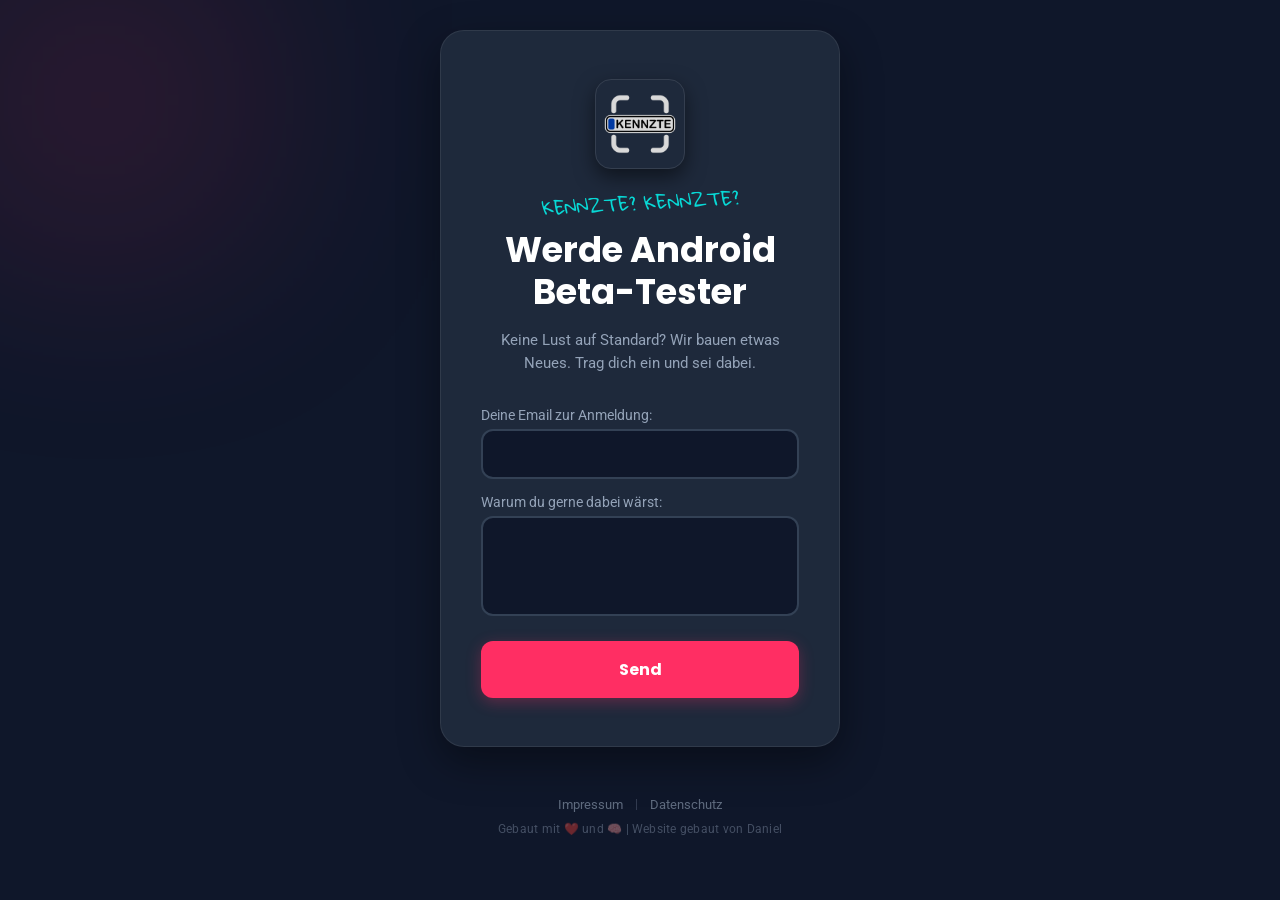
<file: index.html>
<!DOCTYPE html>
<html lang="de">
<head>
    <meta charset="UTF-8">
    <meta name="viewport" content="width=device-width, initial-scale=1.0, maximum-scale=5.0">
    <meta name="color-scheme" content="dark">
    <title>Beta Anmeldung - KENNZTE App</title>
    <link rel="stylesheet" href="style.css">
    <link rel="icon" type="image/png" href="assets/app-icon-clean.png" sizes="128x128">
    <link rel="apple-touch-icon" href="assets/app-icon-clean.png">
    <link rel="shortcut icon" href="assets/app-icon-clean.png">
</head>
<body>
<main class="landing-card">
    <img src="assets/app-icon-clean.png" alt="App Icon" class="app-icon">
    <span class="badge">KENNZTE? KENNZTE?</span>
    <h1>Werde Android Beta-Tester</h1>
    <p>Keine Lust auf Standard? Wir bauen etwas Neues. Trag dich ein und sei dabei.</p>

    <form
            action="https://formspree.io/f/xdawjdea"
            method="POST"
    >
        <label>
            Deine Email zur Anmeldung:
            <input type="email" name="email">
        </label>
        <label>
            Warum du gerne dabei wärst:
            <textarea name="message"></textarea>
        </label>
        <button type="submit">Send</button>
    </form>

    <div id="message" class="success-area hidden">
        Geil! Du bist auf der Liste. 🚀
    </div>
</main>
<footer>
    <div class="footer-links">
        <a href="/imprint">Impressum</a>
        <span class="footer-divider">|</span>
        <a href="/privacy">Datenschutz</a>
    </div>
    <p class="footer-text">Gebaut mit       ❤️     und    🧠   | Website gebaut von Daniel</p>
</footer>
<script src="script.js"></script>
</body>
</html>
</file>
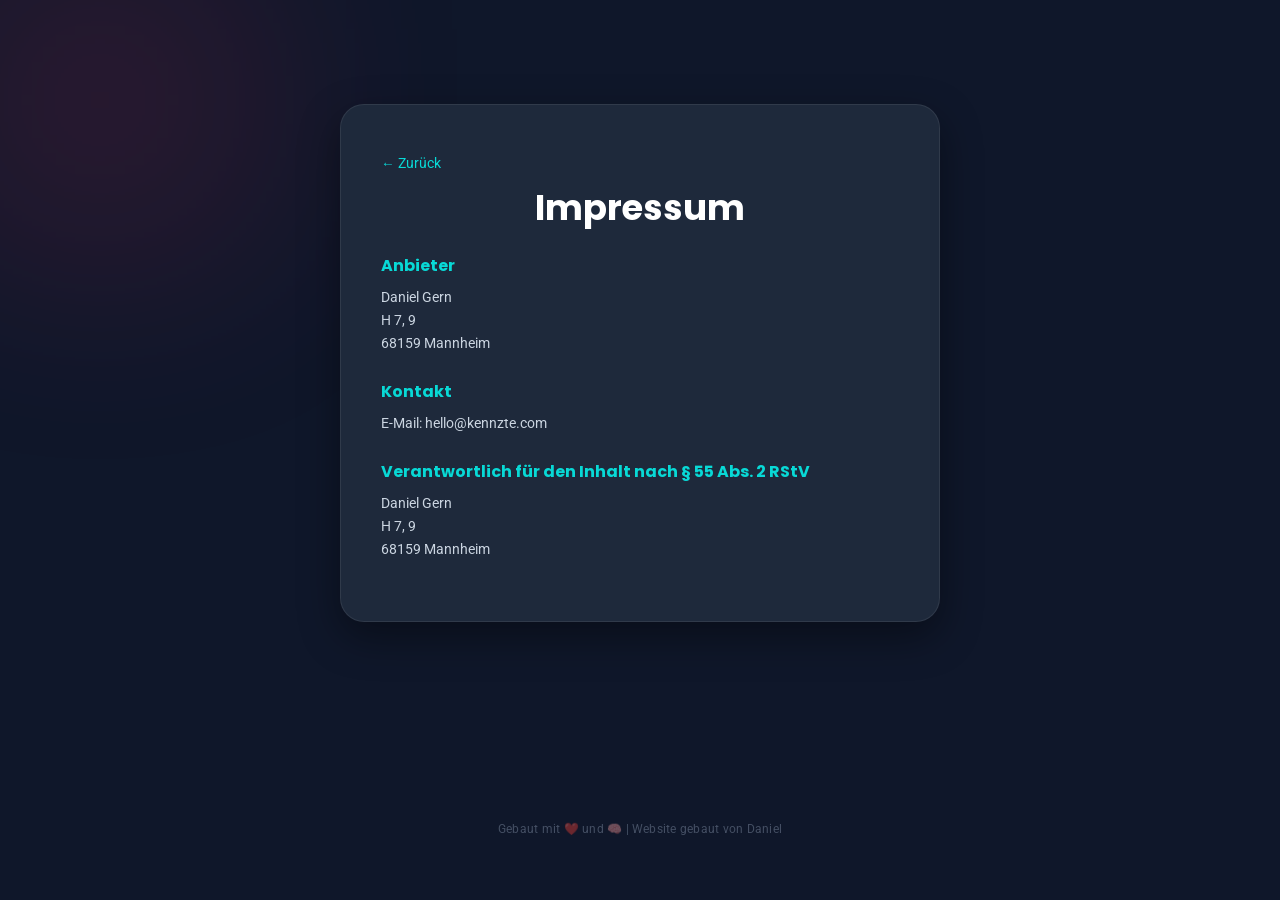
<file: imprint/index.html>
<!DOCTYPE html>
<html lang="de">
<head>
    <meta charset="UTF-8">
    <meta name="viewport" content="width=device-width, initial-scale=1.0, maximum-scale=5.0">
    <meta name="color-scheme" content="dark">
    <title>Impressum - KENNZTE</title>
    <link rel="stylesheet" href="../style.css">
    <link rel="icon" type="image/png" href="../assets/app-icon-clean.png" sizes="128x128">
    <link rel="apple-touch-icon" href="../assets/app-icon-clean.png">
    <link rel="shortcut icon" href="../assets/app-icon-clean.png">
</head>
<body>
<main class="landing-card legal-card">
    <a href="/" class="back-link">&larr; Zurück</a>
    <h1>Impressum</h1>

    <div class="legal-content">
        <h2>Anbieter</h2>
        <p>
            Daniel Gern<br>
            H 7, 9<br>
            68159 Mannheim
        </p>

        <h2>Kontakt</h2>
        <p>
            E-Mail: hello@kennzte.com
        </p>

        <h2>Verantwortlich für den Inhalt nach § 55 Abs. 2 RStV</h2>
        <p>
            Daniel Gern<br>
            H 7, 9<br>
            68159 Mannheim
        </p>
    </div>
</main>
<footer>
    <p class="footer-text">Gebaut mit       ❤️     und    🧠   | Website gebaut von Daniel</p>
</footer>
</body>
</html>
</file>
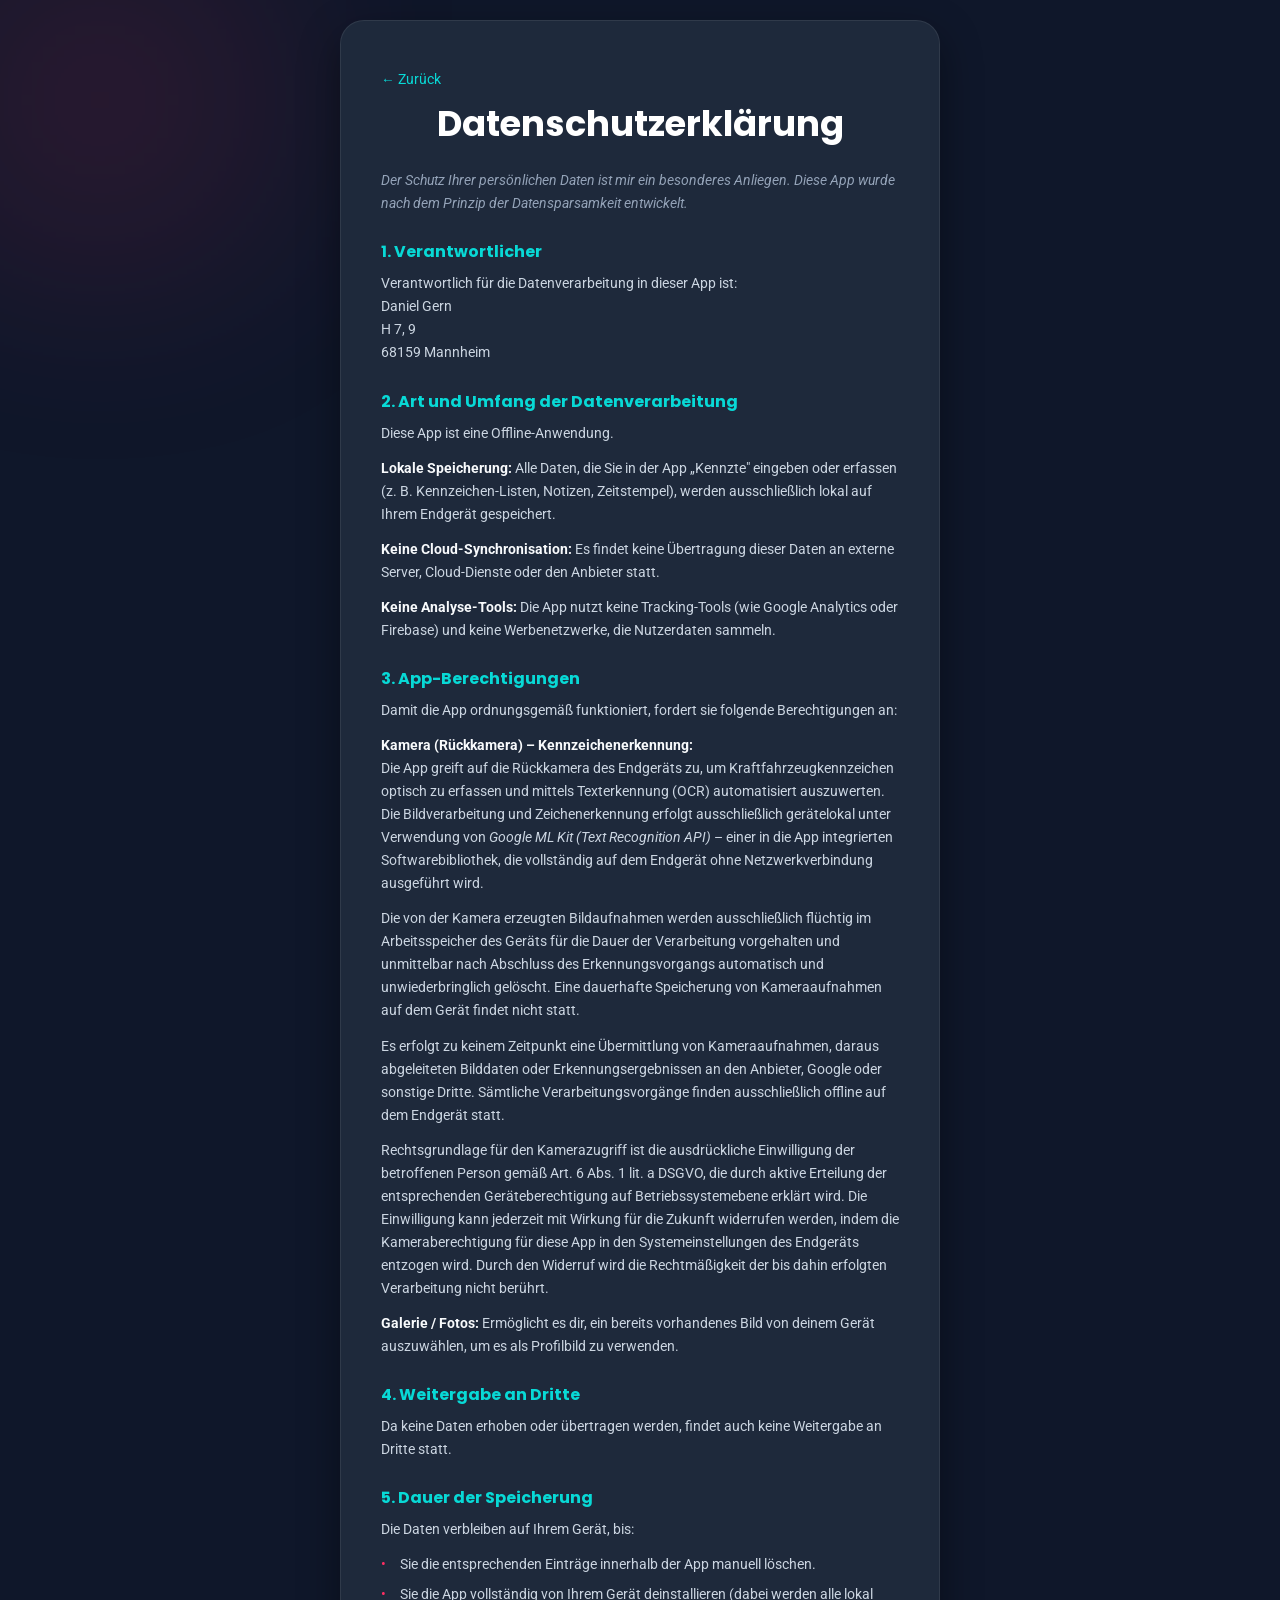
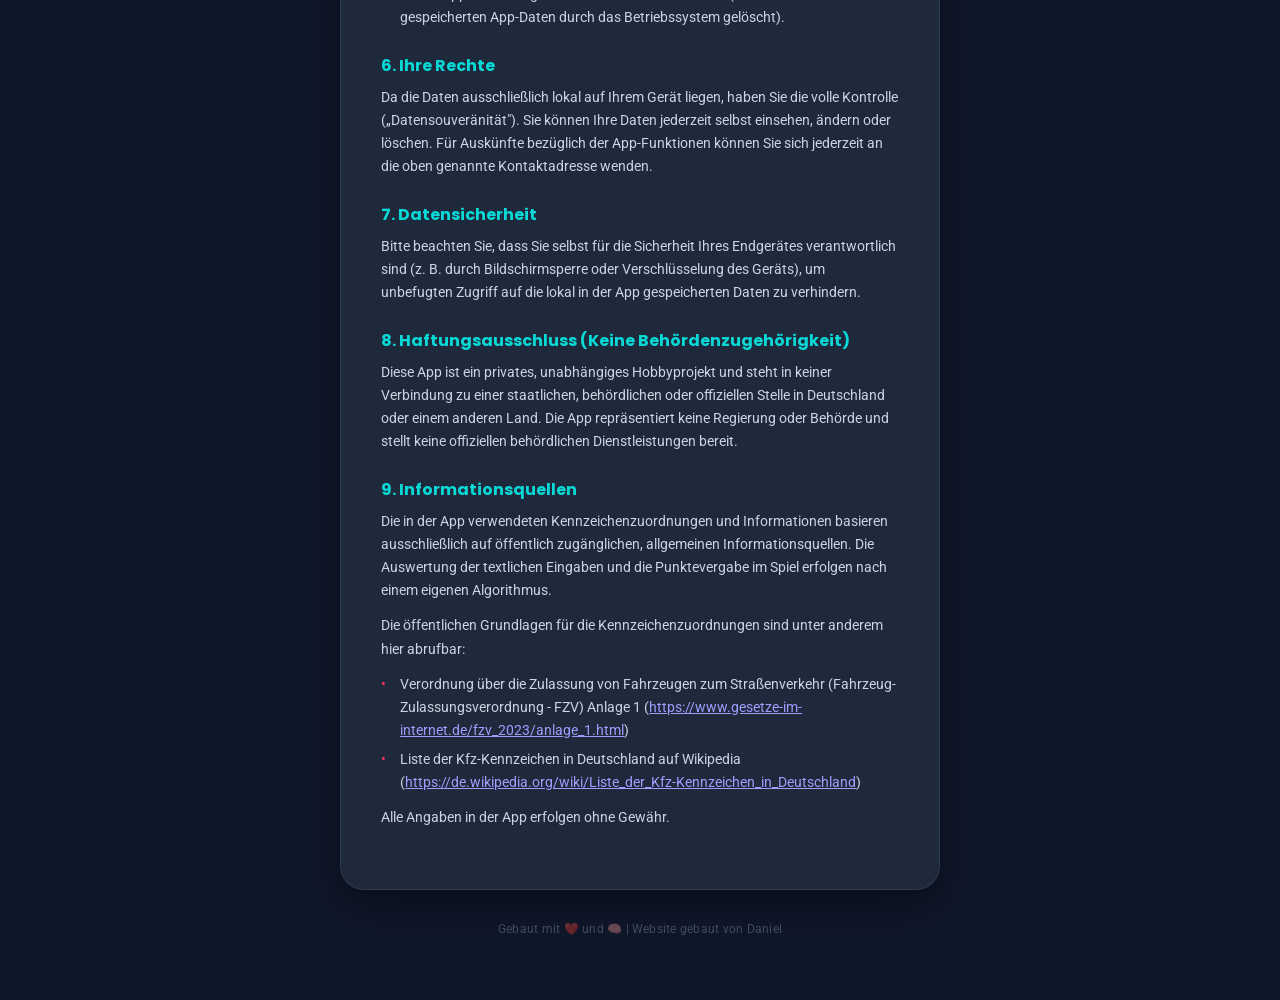
<file: privacy/index.html>
<!DOCTYPE html>
<html lang="de">
<head>
    <meta charset="UTF-8">
    <meta name="viewport" content="width=device-width, initial-scale=1.0, maximum-scale=5.0">
    <meta name="color-scheme" content="dark">
    <title>Datenschutzerklärung - KENNZTE</title>
    <link rel="stylesheet" href="../style.css">
    <link rel="icon" type="image/png" href="../assets/app-icon-clean.png" sizes="128x128">
    <link rel="apple-touch-icon" href="../assets/app-icon-clean.png">
    <link rel="shortcut icon" href="../assets/app-icon-clean.png">
</head>
<body>
<main class="landing-card legal-card">
    <a href="/" class="back-link">&larr; Zurück</a>
    <h1>Datenschutzerklärung</h1>

    <div class="legal-content">
        <p class="legal-intro">Der Schutz Ihrer persönlichen Daten ist mir ein besonderes Anliegen. Diese App wurde nach dem Prinzip der Datensparsamkeit entwickelt.</p>

        <h2>1. Verantwortlicher</h2>
        <p>
            Verantwortlich für die Datenverarbeitung in dieser App ist:<br>
            Daniel Gern<br>
            H 7, 9<br>
            68159 Mannheim
        </p>

        <h2>2. Art und Umfang der Datenverarbeitung</h2>
        <p>Diese App ist eine Offline-Anwendung.</p>
        <p><strong>Lokale Speicherung:</strong> Alle Daten, die Sie in der App „Kennzte" eingeben oder erfassen (z. B. Kennzeichen-Listen, Notizen, Zeitstempel), werden ausschließlich lokal auf Ihrem Endgerät gespeichert.</p>
        <p><strong>Keine Cloud-Synchronisation:</strong> Es findet keine Übertragung dieser Daten an externe Server, Cloud-Dienste oder den Anbieter statt.</p>
        <p><strong>Keine Analyse-Tools:</strong> Die App nutzt keine Tracking-Tools (wie Google Analytics oder Firebase) und keine Werbenetzwerke, die Nutzerdaten sammeln.</p>

        <h2>3. App-Berechtigungen</h2>
        <p>Damit die App ordnungsgemäß funktioniert, fordert sie folgende Berechtigungen an:</p>

        <p><strong>Kamera (Rückkamera) – Kennzeichenerkennung:</strong><br>
        Die App greift auf die Rückkamera des Endgeräts zu, um Kraftfahrzeugkennzeichen optisch zu erfassen und mittels Texterkennung (OCR) automatisiert auszuwerten. Die Bildverarbeitung und Zeichenerkennung erfolgt ausschließlich gerätelokal unter Verwendung von <em>Google ML Kit (Text Recognition API)</em> – einer in die App integrierten Softwarebibliothek, die vollständig auf dem Endgerät ohne Netzwerkverbindung ausgeführt wird.</p>
        <p>Die von der Kamera erzeugten Bildaufnahmen werden ausschließlich flüchtig im Arbeitsspeicher des Geräts für die Dauer der Verarbeitung vorgehalten und unmittelbar nach Abschluss des Erkennungsvorgangs automatisch und unwiederbringlich gelöscht. Eine dauerhafte Speicherung von Kameraaufnahmen auf dem Gerät findet nicht statt.</p>
        <p>Es erfolgt zu keinem Zeitpunkt eine Übermittlung von Kameraaufnahmen, daraus abgeleiteten Bilddaten oder Erkennungsergebnissen an den Anbieter, Google oder sonstige Dritte. Sämtliche Verarbeitungsvorgänge finden ausschließlich offline auf dem Endgerät statt.</p>
        <p>Rechtsgrundlage für den Kamerazugriff ist die ausdrückliche Einwilligung der betroffenen Person gemäß Art. 6 Abs. 1 lit. a DSGVO, die durch aktive Erteilung der entsprechenden Geräteberechtigung auf Betriebssystemebene erklärt wird. Die Einwilligung kann jederzeit mit Wirkung für die Zukunft widerrufen werden, indem die Kameraberechtigung für diese App in den Systemeinstellungen des Endgeräts entzogen wird. Durch den Widerruf wird die Rechtmäßigkeit der bis dahin erfolgten Verarbeitung nicht berührt.</p>

        <p><strong>Galerie / Fotos:</strong> Ermöglicht es dir, ein bereits vorhandenes Bild von deinem Gerät auszuwählen, um es als Profilbild zu verwenden.</p>

        <h2>4. Weitergabe an Dritte</h2>
        <p>Da keine Daten erhoben oder übertragen werden, findet auch keine Weitergabe an Dritte statt.</p>

        <h2>5. Dauer der Speicherung</h2>
        <p>Die Daten verbleiben auf Ihrem Gerät, bis:</p>
        <ul>
            <li>Sie die entsprechenden Einträge innerhalb der App manuell löschen.</li>
            <li>Sie die App vollständig von Ihrem Gerät deinstallieren (dabei werden alle lokal gespeicherten App-Daten durch das Betriebssystem gelöscht).</li>
        </ul>

        <h2>6. Ihre Rechte</h2>
        <p>Da die Daten ausschließlich lokal auf Ihrem Gerät liegen, haben Sie die volle Kontrolle („Datensouveränität"). Sie können Ihre Daten jederzeit selbst einsehen, ändern oder löschen. Für Auskünfte bezüglich der App-Funktionen können Sie sich jederzeit an die oben genannte Kontaktadresse wenden.</p>

        <h2>7. Datensicherheit</h2>
        <p>Bitte beachten Sie, dass Sie selbst für die Sicherheit Ihres Endgerätes verantwortlich sind (z. B. durch Bildschirmsperre oder Verschlüsselung des Geräts), um unbefugten Zugriff auf die lokal in der App gespeicherten Daten zu verhindern.</p>

        <h2>8. Haftungsausschluss (Keine Behördenzugehörigkeit)</h2>
        <p>Diese App ist ein privates, unabhängiges Hobbyprojekt und steht in keiner Verbindung zu einer staatlichen, behördlichen oder offiziellen Stelle in Deutschland oder einem anderen Land. Die App repräsentiert keine Regierung oder Behörde und stellt keine offiziellen behördlichen Dienstleistungen bereit.</p>

        <h2>9. Informationsquellen</h2>
        <p>Die in der App verwendeten Kennzeichenzuordnungen und Informationen basieren ausschließlich auf öffentlich zugänglichen, allgemeinen Informationsquellen. Die Auswertung der textlichen Eingaben und die Punktevergabe im Spiel erfolgen nach einem eigenen Algorithmus.</p>
        <p>Die öffentlichen Grundlagen für die Kennzeichenzuordnungen sind unter anderem hier abrufbar:</p>
        <ul>
            <li>Verordnung über die Zulassung von Fahrzeugen zum Straßenverkehr (Fahrzeug-Zulassungsverordnung - FZV) Anlage 1 (<a href="https://www.gesetze-im-internet.de/fzv_2023/anlage_1.html" target="_blank" rel="noopener noreferrer">https://www.gesetze-im-internet.de/fzv_2023/anlage_1.html</a>)</li>
            <li>Liste der Kfz-Kennzeichen in Deutschland auf Wikipedia (<a href="https://de.wikipedia.org/wiki/Liste_der_Kfz-Kennzeichen_in_Deutschland" target="_blank" rel="noopener noreferrer">https://de.wikipedia.org/wiki/Liste_der_Kfz-Kennzeichen_in_Deutschland</a>)</li>
        </ul>
        <p>Alle Angaben in der App erfolgen ohne Gewähr.</p>
    </div>
</main>
<footer>
    <p class="footer-text">Gebaut mit       ❤️     und    🧠   | Website gebaut von Daniel</p>
</footer>
</body>
</html>
</file>
<file: style.css>
/* Google Fonts Import */
@import url('https://fonts.googleapis.com/css2?family=Gloria+Hallelujah&family=Poppins:wght@700&family=Roboto:wght@400&display=swap');

:root {
    --bg-dark: #0f172a;        /* Tiefes Blau-Schwarz */
    --accent-pink: #ff2e63;    /* Knalliges Pink */
    --accent-blue: #08d9d6;    /* Frisches Türkis/Blau */
    --card-bg: #1e293b;        /* Slate-Grey Card */
    --text-main: #f8fafc;
    --text-roboto: 'Roboto', sans-serif;
    --font-handwriting: 'Gloria Hallelujah', cursive;
    --font-poppins: 'Poppins', sans-serif;
}

* {
    margin: 0;
    padding: 0;
    box-sizing: border-box;
}

/* --- BASIS LAYOUT (MOBILE FIRST) --- */
body {
    background-color: var(--bg-dark);
    font-family: var(--text-roboto);
    color: var(--text-main);
    display: flex;
    flex-direction: column;
    align-items: center;
    min-height: 100vh;
    padding: 20px 15px; /* Puffer für Mobile */
    overflow-x: hidden;
    overflow-y: auto;
    -webkit-overflow-scrolling: touch;
}

/* Hintergrund-Effekt optimiert */
body::before {
    content: "";
    position: fixed; /* Fixed damit es beim Scrollen bleibt */
    width: 300px;
    height: 300px;
    background: var(--accent-pink);
    filter: blur(120px);
    opacity: 0.15;
    top: -50px;
    left: -50px;
    z-index: -1;
}

/* --- DIE CARD (MOBILE FIRST) --- */
.landing-card {
    background: var(--card-bg);
    padding: 2rem 1.5rem;
    border-radius: 24px;
    border: 1px solid rgba(255, 255, 255, 0.08);
    box-shadow: 0 15px 40px rgba(0,0,0,0.4);
    text-align: center;
    width: 100%;
    max-width: 360px; /* Perfekte Breite für S23 & Co */
    margin: auto 0;   /* Zentriert vertikal wenn Platz da ist */
    z-index: 1;
}

/* --- KOMPONENTEN --- */
.app-icon {
    width: 70px; /* Etwas kleiner für Mobile */
    height: 70px;
    display: block;
    margin: 0 auto 15px;
    border-radius: 16px;
    box-shadow: 0 8px 20px rgba(0, 0, 0, 0.5);
    border: 1px solid rgba(255, 255, 255, 0.1);
    object-fit: cover;
}

.badge {
    font-family: var(--font-handwriting);
    color: var(--accent-blue);
    font-size: 1.1rem;
    display: block;
    margin-bottom: 0.5rem;
    transform: rotate(-3deg);
}

h1 {
    font-family: var(--font-poppins);
    font-weight: 700;
    font-size: 1.8rem; /* Kompakter für Mobile */
    line-height: 1.2;
    margin-bottom: 1rem;
    color: #ffffff;
}

p {
    color: #94a3b8;
    margin-bottom: 2rem;
    font-size: 0.95rem;
    line-height: 1.5;
}

/* --- FORMULAR --- */
form {
    display: flex;
    flex-direction: column;
    gap: 15px;
    text-align: left;
}

label {
    display: flex;
    flex-direction: column;
    gap: 6px;
    font-size: 0.85rem;
    color: #94a3b8;
}

input[type="email"],
textarea {
    background: #0f172a;
    border: 2px solid #334155;
    border-radius: 12px;
    padding: 14px;
    color: white;
    font-size: 16px; /* Wichtig: Verhindert Auto-Zoom auf Mobile */
    outline: none;
    width: 100%;
    transition: border-color 0.3s;
}

input[type="email"]:focus,
textarea:focus {
    border-color: var(--accent-blue);
}

textarea {
    min-height: 100px;
    resize: none; /* Verhindert Layout-Bugs auf Mobile */
}

button[type="submit"] {
    margin-top: 10px;
    background: var(--accent-pink);
    color: white;
    font-family: var(--font-poppins);
    font-weight: 700;
    border: none;
    padding: 16px;
    border-radius: 12px;
    font-size: 1rem;
    cursor: pointer;
    box-shadow: 0 4px 15px rgba(255, 46, 99, 0.3);
    -webkit-tap-highlight-color: transparent; /* Verhindert blauen Kasten beim Tippen */
}

/* --- FOOTER --- */
footer {
    width: 100%;
    text-align: center;
    padding: 30px 0 10px;
    margin-top: auto; /* Schiebt ihn ans Ende des Inhalts */
}

.footer-text {
    font-family: var(--text-roboto);
    font-size: 0.75rem;
    color: rgba(148, 163, 184, 0.4);
    letter-spacing: 0.02em;
}

/* --- DESKTOP ANPASSUNGEN (SEKUNDÄR) --- */
@media (min-width: 768px) {
    .landing-card {
        max-width: 400px;
        padding: 3rem 2.5rem;
    }

    h1 {
        font-size: 2.2rem;
    }

    .app-icon {
        width: 90px;
        height: 90px;
    }
}

/* --- FOOTER LINKS --- */
.footer-links {
    display: flex;
    justify-content: center;
    align-items: center;
    gap: 12px;
    margin-bottom: 8px;
}

.footer-links a {
    font-family: var(--text-roboto);
    font-size: 0.8rem;
    color: rgba(148, 163, 184, 0.6);
    text-decoration: none;
    transition: color 0.3s;
}

.footer-links a:hover {
    color: var(--accent-blue);
}

.footer-divider {
    color: rgba(148, 163, 184, 0.3);
    font-size: 0.75rem;
}

/* --- LEGAL PAGES --- */
.legal-card {
    text-align: left;
    max-width: 600px;
}

.legal-card h1 {
    text-align: center;
    margin-bottom: 1.5rem;
}

.legal-content h2 {
    font-family: var(--font-poppins);
    font-size: 1rem;
    color: var(--accent-blue);
    margin-top: 1.5rem;
    margin-bottom: 0.5rem;
}

.legal-content p {
    font-size: 0.9rem;
    color: #cbd5e1;
    margin-bottom: 0.75rem;
    line-height: 1.6;
}

.legal-content .legal-intro {
    color: #94a3b8;
    font-style: italic;
    margin-bottom: 1.5rem;
}

.legal-content ul {
    list-style: none;
    padding: 0;
    margin-bottom: 0.75rem;
}

.legal-content ul li {
    font-size: 0.9rem;
    color: #cbd5e1;
    padding-left: 1.2rem;
    position: relative;
    margin-bottom: 0.4rem;
    line-height: 1.6;
}

.legal-content ul li::before {
    content: "•";
    color: var(--accent-pink);
    position: absolute;
    left: 0;
}

.legal-content strong {
    color: var(--text-main);
}

.back-link {
    display: inline-block;
    font-family: var(--text-roboto);
    font-size: 0.85rem;
    color: var(--accent-blue);
    text-decoration: none;
    margin-bottom: 1rem;
    transition: opacity 0.3s;
}

.back-link:hover {
    opacity: 0.7;
}

@media (min-width: 768px) {
    .legal-card {
        max-width: 600px;
        padding: 3rem 2.5rem;
    }
}

.hidden { display: none; }
</file>
